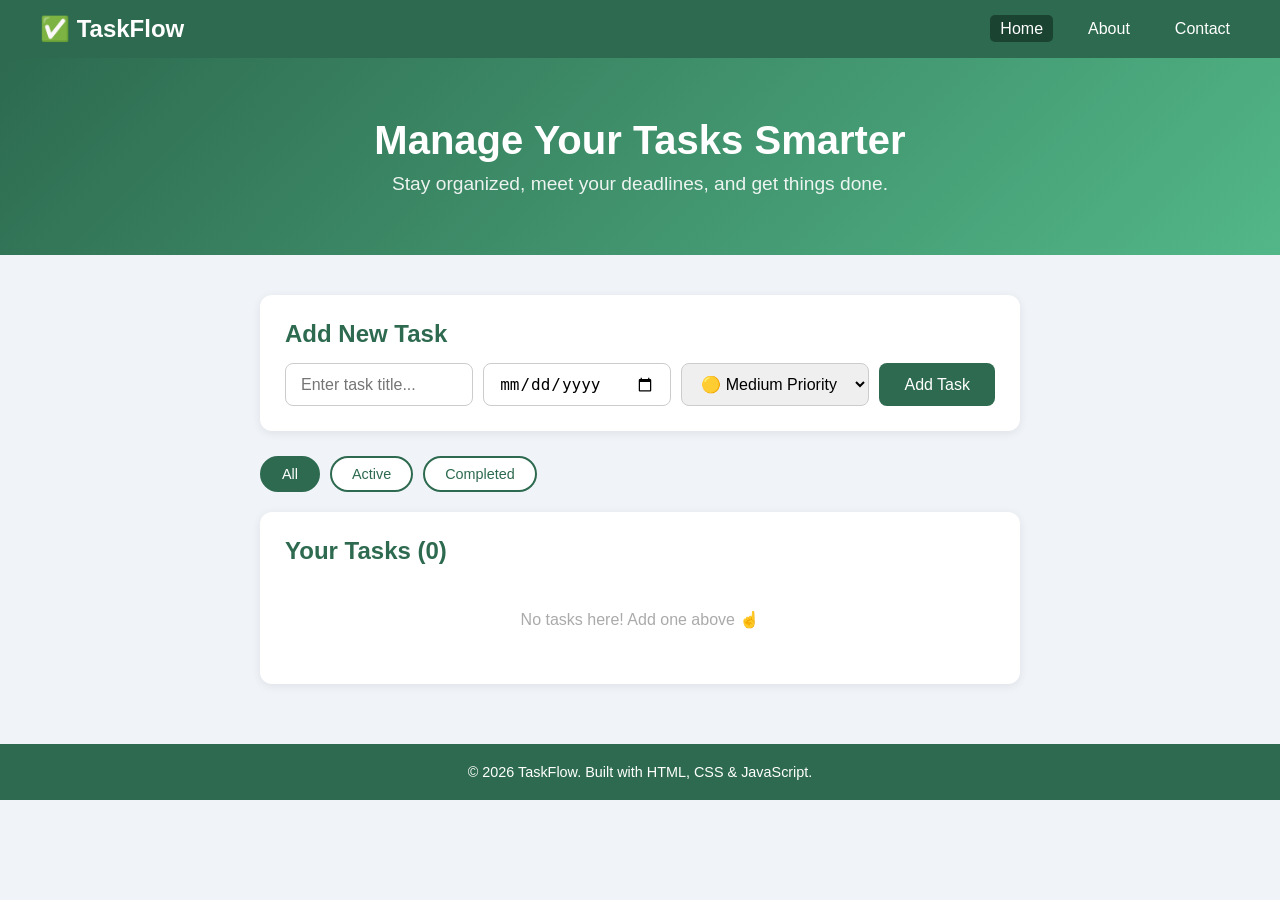
<file: index.html>
<!DOCTYPE html>
<html lang="en">
<head>
  <meta charset="UTF-8" />
  <meta name="viewport" content="width=device-width, initial-scale=1.0"/>
  <title>TaskFlow - Task Manager</title>
  <link rel="stylesheet" href="style.css" />
</head>
<body>

  <!-- NAVIGATION -->
  <nav class="navbar">
    <div class="logo">✅ TaskFlow</div>
    <ul class="nav-links">
      <li><a href="index.html" class="active">Home</a></li>
      <li><a href="about.html">About</a></li>
      <li><a href="contact.html">Contact</a></li>
    </ul>
  </nav>

  <!-- HERO SECTION -->
  <header class="hero">
    <h1>Manage Your Tasks Smarter</h1>
    <p>Stay organized, meet your deadlines, and get things done.</p>
  </header>

   <!-- MAIN APP -->
  <main class="container">

    <!-- ADD TASK FORM -->
    <section class="add-task-section">
      <h2>Add New Task</h2>
      <div class="task-form">
        <input type="text" id="taskInput" placeholder="Enter task title..." />
        <input type="date" id="taskDate" />
        <select id="taskPriority">
          <option value="low">🟢 Low Priority</option>
          <option value="medium" selected>🟡 Medium Priority</option>
          <option value="high">🔴 High Priority</option>
        </select>
        <button onclick="addTask()">Add Task</button>
      </div>
    </section>

    <!-- FILTER BUTTONS -->
    <section class="filter-section">
      <button onclick="filterTasks('all')" class="filter-btn active-filter">All</button>
      <button onclick="filterTasks('active')" class="filter-btn">Active</button>
      <button onclick="filterTasks('completed')" class="filter-btn">Completed</button>
    </section>

    <!-- TASK LIST -->
    <section class="task-list-section">
      <h2>Your Tasks <span id="taskCount">(0)</span></h2>
      <ul id="taskList"></ul>
    </section>

  </main>

   <!-- FOOTER -->
  <footer class="footer">
    <p>© 2026 TaskFlow. Built with HTML, CSS & JavaScript.</p>
  </footer>

  <script src="script.js"></script>
</body>
</html>
</file>
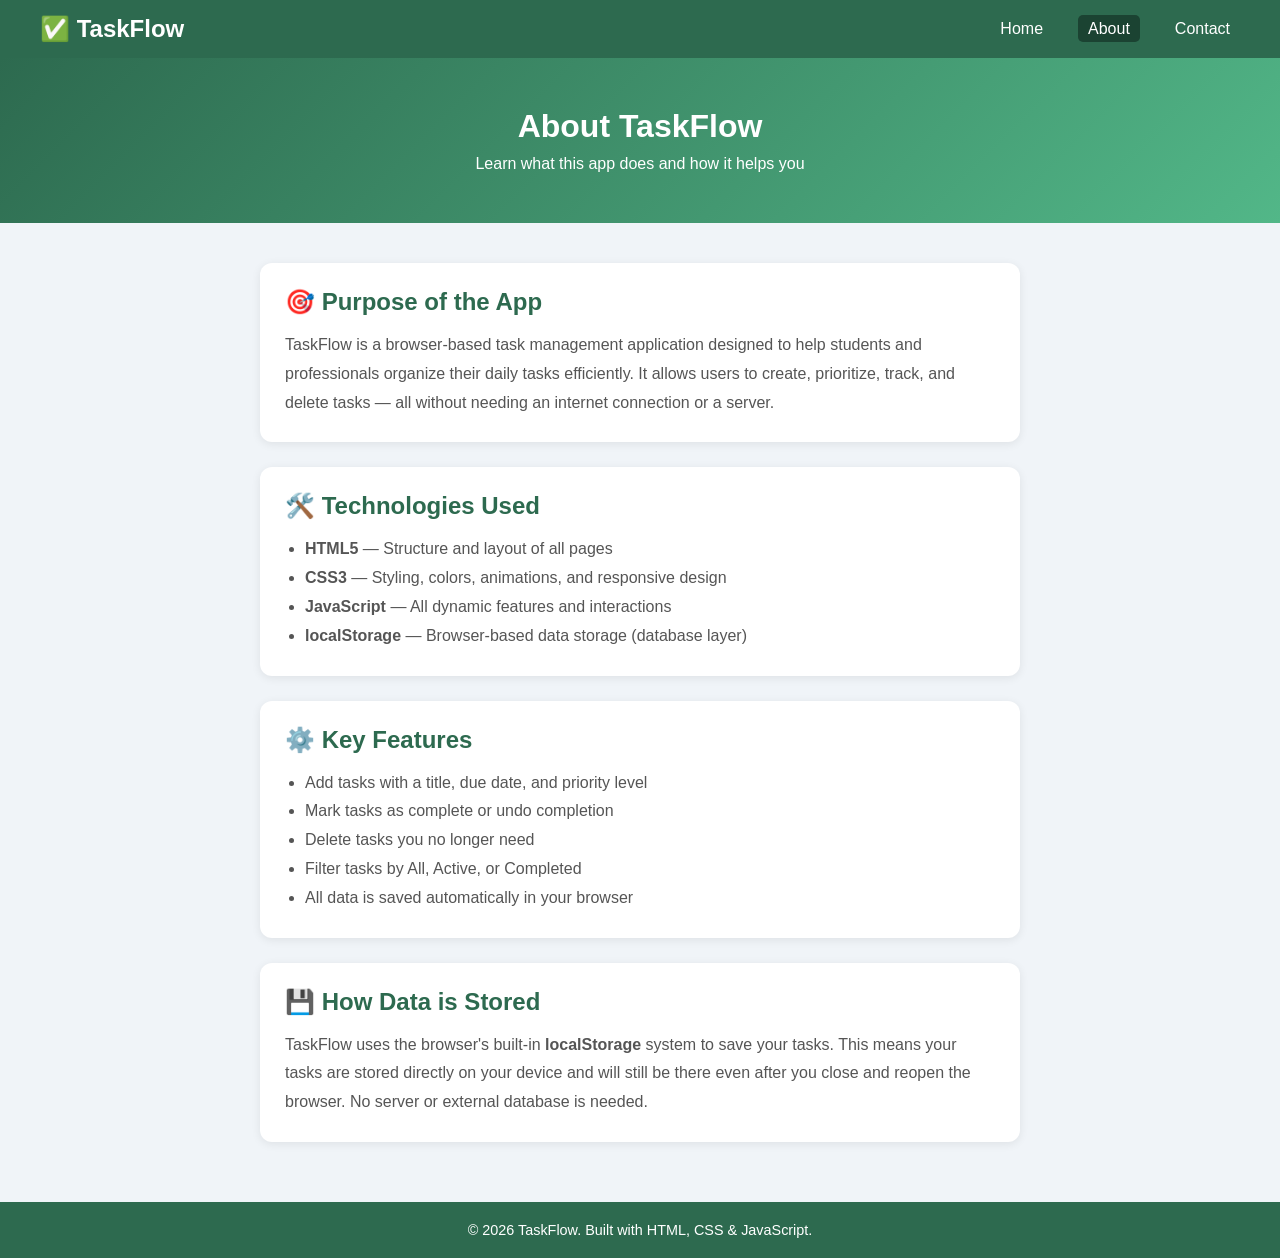
<file: about.html>
<!DOCTYPE html>
<html lang="en">
<head>
  <meta charset="UTF-8" />
  <meta name="viewport" content="width=device-width, initial-scale=1.0"/>
  <title>About - TaskFlow</title>
  <link rel="stylesheet" href="style.css" />
</head>
<body>

  <nav class="navbar">
    <div class="logo">✅ TaskFlow</div>
    <ul class="nav-links">
      <li><a href="index.html">Home</a></li>
      <li><a href="about.html" class="active">About</a></li>
      <li><a href="contact.html">Contact</a></li>
    </ul>
  </nav>

  <header class="page-hero">
    <h1>About TaskFlow</h1>
    <p>Learn what this app does and how it helps you</p>
  </header>

  <main class="page-content">

    <div class="info-card">
      <h2>🎯 Purpose of the App</h2>
      <p>TaskFlow is a browser-based task management application designed to help students and professionals organize their daily tasks efficiently. It allows users to create, prioritize, track, and delete tasks — all without needing an internet connection or a server.</p>
    </div>

    <div class="info-card">
      <h2>🛠️ Technologies Used</h2>
      <ul>
        <li><strong>HTML5</strong> — Structure and layout of all pages</li>
        <li><strong>CSS3</strong> — Styling, colors, animations, and responsive design</li>
        <li><strong>JavaScript</strong> — All dynamic features and interactions</li>
        <li><strong>localStorage</strong> — Browser-based data storage (database layer)</li>
      </ul>
    </div>

    <div class="info-card">
      <h2>⚙️ Key Features</h2>
      <ul>
        <li>Add tasks with a title, due date, and priority level</li>
        <li>Mark tasks as complete or undo completion</li>
        <li>Delete tasks you no longer need</li>
        <li>Filter tasks by All, Active, or Completed</li>
        <li>All data is saved automatically in your browser</li>
      </ul>
    </div>

    <div class="info-card">
      <h2>💾 How Data is Stored</h2>
      <p>TaskFlow uses the browser's built-in <strong>localStorage</strong> system to save your tasks. This means your tasks are stored directly on your device and will still be there even after you close and reopen the browser. No server or external database is needed.</p>
    </div>

  </main>

  <footer class="footer">
    <p>© 2026 TaskFlow. Built with HTML, CSS & JavaScript.</p>
  </footer>

</body>
</html>
</file>
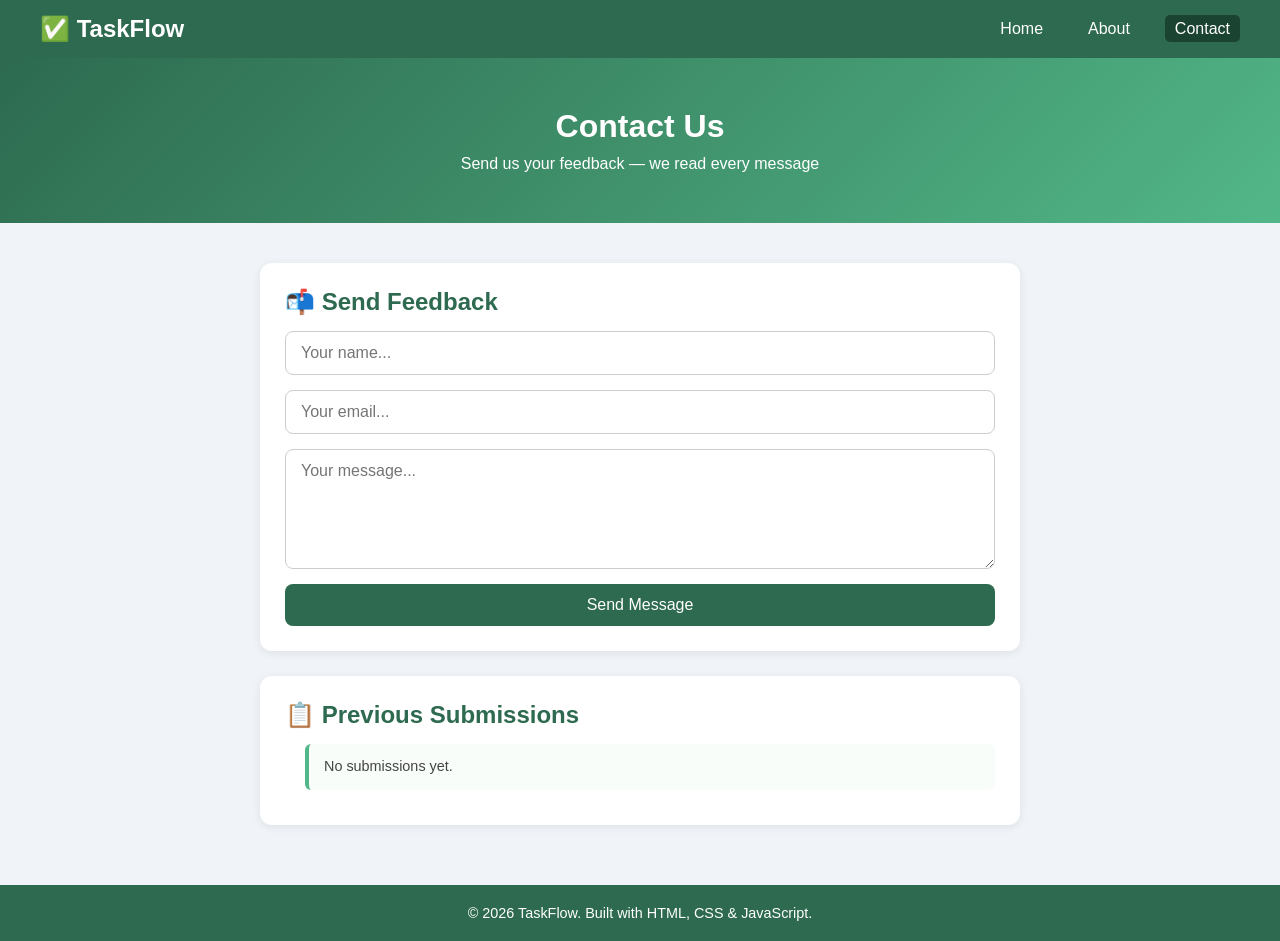
<file: contact.html>
<!DOCTYPE html>
<html lang="en">
<head>
  <meta charset="UTF-8" />
  <meta name="viewport" content="width=device-width, initial-scale=1.0"/>
  <title>Contact - TaskFlow</title>
  <link rel="stylesheet" href="style.css" />
</head>
<body>

  <nav class="navbar">
    <div class="logo">✅ TaskFlow</div>
    <ul class="nav-links">
      <li><a href="index.html">Home</a></li>
      <li><a href="about.html">About</a></li>
      <li><a href="contact.html" class="active">Contact</a></li>
    </ul>
  </nav>

  <header class="page-hero">
    <h1>Contact Us</h1>
    <p>Send us your feedback — we read every message</p>
  </header>

  <main class="page-content">

    <div class="info-card">
      <h2>📬 Send Feedback</h2>
      <div class="contact-form">
        <input type="text" id="contactName" placeholder="Your name..." />
        <input type="email" id="contactEmail" placeholder="Your email..." />
        <textarea id="contactMessage" placeholder="Your message..."></textarea>
        <button onclick="submitFeedback()">Send Message</button>
      </div>
      <div class="success-message" id="successMsg">
        ✅ Message received! Thank you for your feedback.
      </div>
    </div>

    <div class="info-card">
      <h2>📋 Previous Submissions</h2>
      <ul class="submissions-list" id="submissionsList"></ul>
    </div>

  </main>

  <footer class="footer">
    <p>© 2026 TaskFlow. Built with HTML, CSS & JavaScript.</p>
  </footer>

  <script>
    function submitFeedback() {
      var name = document.getElementById("contactName").value.trim();
      var email = document.getElementById("contactEmail").value.trim();
      var message = document.getElementById("contactMessage").value.trim();

      if (name === "" || message === "") {
        alert("Please fill in your name and message!");
        return;
      }

      var submissions = JSON.parse(localStorage.getItem("feedback") || "[]");
      submissions.push({ name: name, email: email, message: message });
      localStorage.setItem("feedback", JSON.stringify(submissions));

      document.getElementById("contactName").value = "";
      document.getElementById("contactEmail").value = "";
      document.getElementById("contactMessage").value = "";

      document.getElementById("successMsg").style.display = "block";
      loadSubmissions();
    }

    function loadSubmissions() {
      var list = document.getElementById("submissionsList");
      var submissions = JSON.parse(localStorage.getItem("feedback") || "[]");

      if (submissions.length === 0) {
        list.innerHTML = "<li>No submissions yet.</li>";
        return;
      }

      list.innerHTML = "";
      submissions.forEach(function(s) {
        var li = document.createElement("li");
        li.textContent = s.name + ": " + s.message;
        list.appendChild(li);
      });
    }

    loadSubmissions();
  </script>

</body>
</html>
</file>
<file: style.css>
/* ===== RESET & BASE ===== */
* {
  margin: 0;
  padding: 0;
  box-sizing: border-box;
}

body {
  font-family: 'Segoe UI', Tahoma, Geneva, Verdana, sans-serif;
  background-color: #f0f4f8;
  color: #333;
}

/* ===== NAVBAR ===== */
.navbar {
  display: flex;
  justify-content: space-between;
  align-items: center;
  background-color: #2d6a4f;
  padding: 15px 40px;
  position: sticky;
  top: 0;
  z-index: 100;
}

.logo {
  color: white;
  font-size: 1.5rem;
  font-weight: bold;
}

.nav-links {
  list-style: none;
  display: flex;
  gap: 25px;
}

.nav-links a {
  color: white;
  text-decoration: none;
  font-size: 1rem;
  padding: 5px 10px;
  border-radius: 5px;
  transition: background 0.3s;
}

.nav-links a:hover,
.nav-links a.active {
  background-color: #1b4332;
}

/* ===== HERO ===== */
.hero {
  background: linear-gradient(135deg, #2d6a4f, #52b788);
  color: white;
  text-align: center;
  padding: 60px 20px;
}

.hero h1 {
  font-size: 2.5rem;
  margin-bottom: 10px;
}

.hero p {
  font-size: 1.2rem;
  opacity: 0.9;
}

/* ===== CONTAINER ===== */
.container {
  max-width: 800px;
  margin: 40px auto;
  padding: 0 20px;
}

/* ===== ADD TASK FORM ===== */
.add-task-section {
  background: white;
  padding: 25px;
  border-radius: 12px;
  box-shadow: 0 2px 10px rgba(0,0,0,0.08);
  margin-bottom: 25px;
}

.add-task-section h2 {
  margin-bottom: 15px;
  color: #2d6a4f;
}

.task-form {
  display: flex;
  flex-wrap: wrap;
  gap: 10px;
}

.task-form input,
.task-form select {
  padding: 10px 15px;
  border: 1px solid #ccc;
  border-radius: 8px;
  font-size: 1rem;
  flex: 1;
  min-width: 150px;
}

.task-form button {
  padding: 10px 25px;
  background-color: #2d6a4f;
  color: white;
  border: none;
  border-radius: 8px;
  font-size: 1rem;
  cursor: pointer;
  transition: background 0.3s;
}

.task-form button:hover {
  background-color: #1b4332;
}

/* ===== FILTER BUTTONS ===== */
.filter-section {
  display: flex;
  gap: 10px;
  margin-bottom: 20px;
}

.filter-btn {
  padding: 8px 20px;
  border: 2px solid #2d6a4f;
  background: white;
  color: #2d6a4f;
  border-radius: 20px;
  cursor: pointer;
  font-size: 0.9rem;
  transition: all 0.3s;
}

.filter-btn:hover,
.filter-btn.active-filter {
  background-color: #2d6a4f;
  color: white;
}

/* ===== TASK LIST ===== */
.task-list-section {
  background: white;
  padding: 25px;
  border-radius: 12px;
  box-shadow: 0 2px 10px rgba(0,0,0,0.08);
}

.task-list-section h2 {
  margin-bottom: 15px;
  color: #2d6a4f;
}

#taskList {
  list-style: none;
}

.task-item {
  display: flex;
  align-items: center;
  justify-content: space-between;
  padding: 15px;
  margin-bottom: 10px;
  border-radius: 8px;
  border-left: 5px solid #52b788;
  background-color: #f8fdf9;
  transition: all 0.3s;
}

.task-item.completed {
  opacity: 0.6;
  border-left-color: #aaa;
  background-color: #f0f0f0;
}

.task-item.high {
  border-left-color: #e63946;
}

.task-item.medium {
  border-left-color: #f4a261;
}

.task-item.low {
  border-left-color: #52b788;
}

.task-info {
  display: flex;
  flex-direction: column;
  gap: 4px;
}

.task-title {
  font-size: 1rem;
  font-weight: 600;
}

.task-item.completed .task-title {
  text-decoration: line-through;
  color: #999;
}

.task-meta {
  font-size: 0.8rem;
  color: #777;
}

.task-actions {
  display: flex;
  gap: 8px;
}

.btn-complete {
  padding: 6px 12px;
  background-color: #52b788;
  color: white;
  border: none;
  border-radius: 6px;
  cursor: pointer;
  font-size: 0.85rem;
  transition: background 0.3s;
}

.btn-complete:hover {
  background-color: #2d6a4f;
}

.btn-delete {
  padding: 6px 12px;
  background-color: #e63946;
  color: white;
  border: none;
  border-radius: 6px;
  cursor: pointer;
  font-size: 0.85rem;
  transition: background 0.3s;
}

.btn-delete:hover {
  background-color: #c1121f;
}

.empty-message {
  text-align: center;
  color: #aaa;
  padding: 30px;
  font-size: 1rem;
}

/* ===== FOOTER ===== */
.footer {
  text-align: center;
  padding: 20px;
  background-color: #2d6a4f;
  color: white;
  margin-top: 60px;
  font-size: 0.9rem;
}

/* ===== ABOUT & CONTACT PAGES ===== */
.page-hero {
  background: linear-gradient(135deg, #2d6a4f, #52b788);
  color: white;
  text-align: center;
  padding: 50px 20px;
}

.page-hero h1 {
  font-size: 2rem;
  margin-bottom: 10px;
}

.page-content {
  max-width: 800px;
  margin: 40px auto;
  padding: 0 20px;
}

.info-card {
  background: white;
  padding: 25px;
  border-radius: 12px;
  box-shadow: 0 2px 10px rgba(0,0,0,0.08);
  margin-bottom: 25px;
}

.info-card h2 {
  color: #2d6a4f;
  margin-bottom: 15px;
}

.info-card p,
.info-card li {
  line-height: 1.8;
  color: #555;
}

.info-card ul {
  padding-left: 20px;
}

/* ===== CONTACT FORM ===== */
.contact-form {
  display: flex;
  flex-direction: column;
  gap: 15px;
}

.contact-form input,
.contact-form textarea {
  padding: 12px 15px;
  border: 1px solid #ccc;
  border-radius: 8px;
  font-size: 1rem;
  font-family: inherit;
}

.contact-form textarea {
  height: 120px;
  resize: vertical;
}

.contact-form button {
  padding: 12px;
  background-color: #2d6a4f;
  color: white;
  border: none;
  border-radius: 8px;
  font-size: 1rem;
  cursor: pointer;
  transition: background 0.3s;
}

.contact-form button:hover {
  background-color: #1b4332;
}

.success-message {
  display: none;
  background-color: #d8f3dc;
  color: #2d6a4f;
  padding: 15px;
  border-radius: 8px;
  text-align: center;
  font-weight: bold;
}

.submissions-list {
  list-style: none;
  margin-top: 10px;
}

.submissions-list li {
  background: #f8fdf9;
  border-left: 4px solid #52b788;
  padding: 10px 15px;
  margin-bottom: 10px;
  border-radius: 6px;
  font-size: 0.9rem;
  color: #444;
}
</file>
